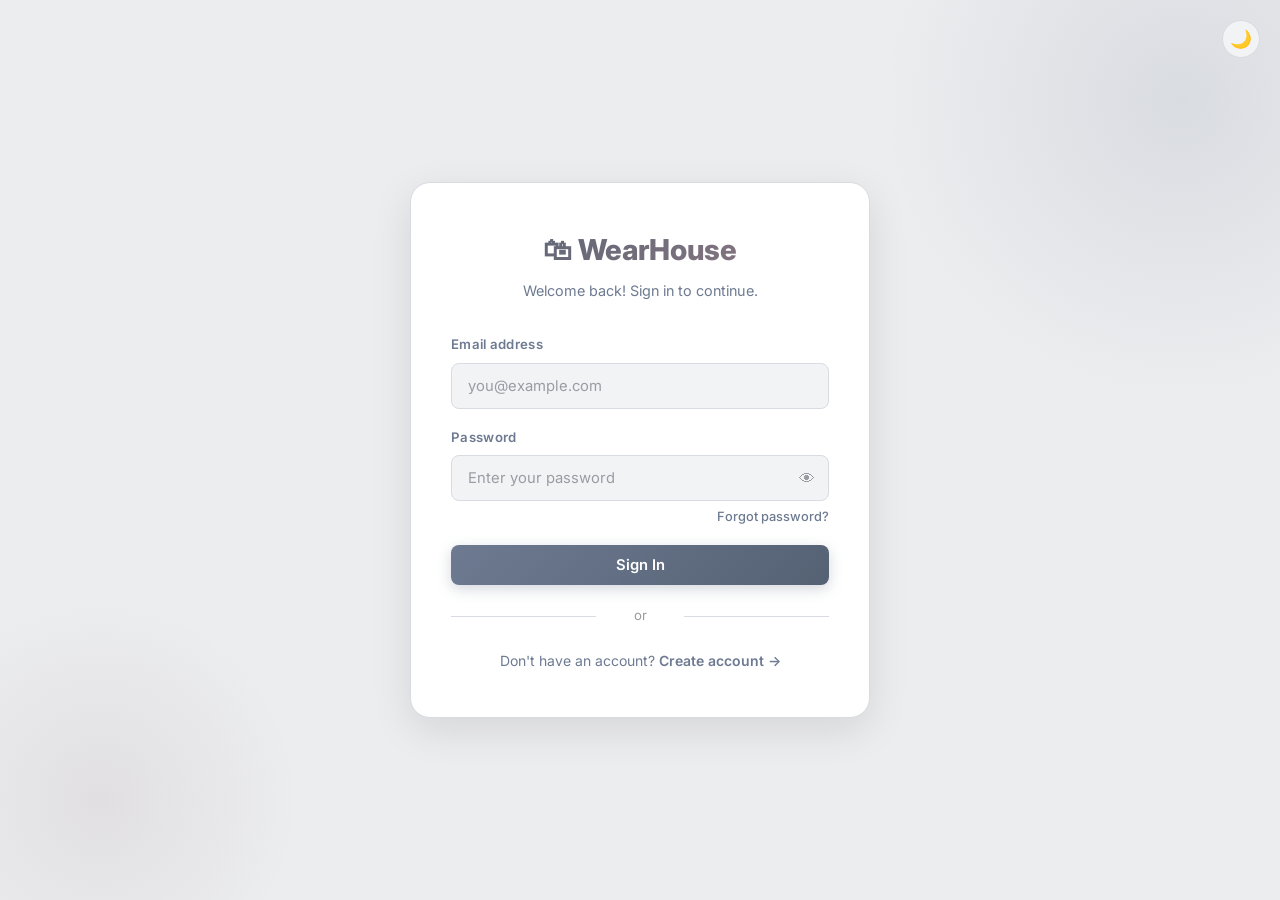
<file: index.html>
<!DOCTYPE html>
<html lang="en">
<head>
  <meta charset="UTF-8" />
  <meta name="viewport" content="width=device-width, initial-scale=1.0" />
  <meta name="theme-color" content="#6D7A91" />
  <title>WearHouse — Sign In</title>
  <meta name="description" content="Sign in to WearHouse to browse and explore our premium product catalogue." />
  <link rel="icon" href="data:image/svg+xml,<svg xmlns='http://www.w3.org/2000/svg' viewBox='0 0 100 100'><text y='.9em' font-size='90'>🛍</text></svg>" />
  <link rel="stylesheet" href="css/style.css" />
</head>
<body data-page="login">

  <div class="auth-wrapper">

    <!-- Theme Toggle -->
    <button class="theme-toggle auth-theme-toggle" id="themeToggle" aria-label="Toggle theme">🌙</button>

    <div class="auth-card">
      <!-- Logo -->
      <div class="auth-logo">🛍 WearHouse</div>
      <p class="auth-subtitle">Welcome back! Sign in to continue.</p>

      <!-- Login Form -->
      <form id="loginForm" novalidate>

        <!-- Email -->
        <div class="form-group">
          <label class="form-label" for="loginEmail">Email address</label>
          <input
            class="form-input"
            type="email"
            id="loginEmail"
            name="email"
            placeholder="you@example.com"
            autocomplete="email"
            required
          />
          <span class="form-error" id="loginEmailError" role="alert"></span>
        </div>

        <!-- Password -->
        <div class="form-group">
          <label class="form-label" for="loginPassword">Password</label>
          <div class="input-wrapper">
            <input
              class="form-input"
              type="password"
              id="loginPassword"
              name="password"
              placeholder="Enter your password"
              autocomplete="current-password"
              required
            />
            <span class="input-icon" id="togglePassword" role="button" tabindex="0" aria-label="Toggle password visibility">👁</span>
          </div>
          <span class="form-error" id="loginPassError" role="alert"></span>
          <a href="#" id="forgotPasswordLink" style="display:block;text-align:right;font-size:.8rem;margin-top:6px;color:var(--text-secondary);font-weight:500;">Forgot password?</a>
        </div>

        <!-- Submit -->
        <button class="btn btn-primary btn-full" type="submit" id="loginSubmit">
          Sign In
        </button>

      </form>

      <!-- Divider -->
      <div class="form-divider">or</div>

      <!-- Signup link -->
      <p class="auth-footer">
        Don't have an account?
        <a href="signup.html" id="signupLink">Create account →</a>
      </p>
    </div>

    <!-- ── Forgot Password Modal ── -->
    <div id="forgotModal" class="forgot-modal-overlay hidden">
      <div class="auth-card" style="max-width:420px; animation: slideUp .3s ease;">
        <div class="auth-logo">🔑 Reset Password</div>
        <p class="auth-subtitle">Enter your email and we'll send you a reset link.</p>

        <form id="forgotForm" novalidate>
          <div class="form-group">
            <label class="form-label" for="forgotEmail">Email address</label>
            <input
              class="form-input"
              type="email"
              id="forgotEmail"
              name="email"
              placeholder="you@example.com"
              required
            />
            <span class="form-error" id="forgotEmailError" role="alert"></span>
          </div>

          <button class="btn btn-primary btn-full" type="submit" id="forgotSubmit">
            Send Reset Link
          </button>
        </form>

        <p class="auth-footer" style="margin-top:18px;">
          <a href="#" id="forgotBackLink">← Back to Sign In</a>
        </p>
      </div>
    </div>

  </div>

  <!-- Scripts — order matters (dependencies first) -->
  <script src="js/cookieManager.js"></script>
  <script src="js/userModel.js"></script>
  <script src="js/productModel.js"></script>
  <script src="js/authService.js"></script>
  <script src="js/uiController.js"></script>
  <script src="js/main.js"></script>
</body>
</html>
</file>
<file: css/style.css>
/* =====================================================
   WearHouse — Global Styles
   Light / Dark theme via CSS custom properties
   Color palette: Steel-blue · Mauve · Olive · Neutral
   ===================================================== */

@import url('https://fonts.googleapis.com/css2?family=Inter:wght@300;400;500;600;700;800&display=swap');

/* ── Theme Variables ── */
:root {
  --bg-primary:      #ecedef;
  --bg-secondary:    #ffffff;
  --bg-card:         #ffffff;
  --bg-nav:          rgba(255,255,255,0.88);
  --bg-input:        #f2f3f5;
  --text-primary:    #2c2f36;
  --text-secondary:  #6D7A91;
  --text-muted:      #999ca3;
  --border:          #d8dbe2;
  --accent:          #6D7A91;
  --accent-dark:     #556274;
  --accent-light:    #dde1e8;
  --secondary:       #8F7882;
  --secondary-light: #ece4e7;
  --tertiary:        #8B946D;
  --tertiary-light:  #e7eadd;
  --success:         #8B946D;
  --danger:          #b85c5c;
  --warning:         #c4a35a;
  --shadow-sm:       0 1px 3px rgba(0,0,0,.06);
  --shadow-md:       0 4px 16px rgba(0,0,0,.08);
  --shadow-lg:       0 12px 40px rgba(0,0,0,.10);
  --radius-sm:       8px;
  --radius-md:       14px;
  --radius-lg:       20px;
  --transition:      .22s cubic-bezier(.4,0,.2,1);
}

[data-theme="dark"] {
  --bg-primary:      #1a1c20;
  --bg-secondary:    #24272d;
  --bg-card:         #2a2d34;
  --bg-nav:          rgba(26,28,32,0.92);
  --bg-input:        #32353d;
  --text-primary:    #e4e5e8;
  --text-secondary:  #9ea6b5;
  --text-muted:      #6D7A91;
  --border:          #3a3d46;
  --accent:          #8d9ab0;
  --accent-dark:     #6D7A91;
  --accent-light:    #2d3140;
  --secondary:       #a8919a;
  --secondary-light: #3a3038;
  --tertiary:        #a3ac84;
  --tertiary-light:  #2e3228;
  --shadow-sm:       0 1px 3px rgba(0,0,0,.25);
  --shadow-md:       0 4px 20px rgba(0,0,0,.35);
  --shadow-lg:       0 12px 50px rgba(0,0,0,.45);
}

/* ── Reset & Base ── */
*, *::before, *::after { box-sizing: border-box; margin: 0; padding: 0; }

html { font-size: 16px; scroll-behavior: smooth; }

body {
  font-family: 'Inter', system-ui, sans-serif;
  background-color: var(--bg-primary);
  color: var(--text-primary);
  line-height: 1.6;
  min-height: 100vh;
  transition: background-color var(--transition), color var(--transition);
}

a { color: var(--accent); text-decoration: none; transition: color var(--transition); }
a:hover { color: var(--accent-dark); }

img { max-width: 100%; display: block; }

/* ── Scrollbar ── */
::-webkit-scrollbar { width: 6px; }
::-webkit-scrollbar-track { background: var(--bg-primary); }
::-webkit-scrollbar-thumb { background: var(--border); border-radius: 10px; }
::-webkit-scrollbar-thumb:hover { background: var(--text-muted); }

/* =====================================================
   UTILITY
   ===================================================== */
.container { max-width: 1280px; margin: 0 auto; padding: 0 24px; }
.text-center { text-align: center; }
.flex { display: flex; }
.flex-center { display: flex; align-items: center; justify-content: center; }
.gap-2 { gap: 8px; }
.gap-3 { gap: 12px; }
.hidden { display: none !important; }

/* =====================================================
   BUTTONS
   ===================================================== */
.btn {
  display: inline-flex;
  align-items: center;
  justify-content: center;
  gap: 8px;
  padding: 11px 22px;
  border: none;
  border-radius: var(--radius-sm);
  font-family: inherit;
  font-size: .925rem;
  font-weight: 600;
  cursor: pointer;
  transition: all var(--transition);
  white-space: nowrap;
}
.btn-primary {
  background: linear-gradient(135deg, var(--accent), var(--accent-dark));
  color: #fff;
  box-shadow: 0 4px 14px rgba(109,122,145,.30);
}
.btn-primary:hover {
  transform: translateY(-2px);
  box-shadow: 0 8px 22px rgba(109,122,145,.40);
}
.btn-primary:active { transform: translateY(0); }

.btn-outline {
  background: transparent;
  border: 2px solid var(--accent);
  color: var(--accent);
}
.btn-outline:hover {
  background: var(--accent-light);
  transform: translateY(-1px);
}

.btn-ghost {
  background: var(--bg-input);
  color: var(--text-secondary);
  border: 1px solid var(--border);
}
.btn-ghost:hover { background: var(--border); color: var(--text-primary); }

.btn-danger {
  background: linear-gradient(135deg, #c97272, var(--danger));
  color: #fff;
}
.btn-danger:hover { transform: translateY(-2px); box-shadow: 0 4px 14px rgba(184,92,92,.30); }

.btn-full { width: 100%; }
.btn-sm { padding: 7px 14px; font-size: .825rem; }
.btn-icon {
  width: 38px; height: 38px; padding: 0;
  border-radius: 50%;
  aspect-ratio: 1;
}

/* =====================================================
   NAVBAR
   ===================================================== */
.navbar {
  position: sticky;
  top: 0;
  z-index: 100;
  background: var(--bg-nav);
  backdrop-filter: blur(18px);
  -webkit-backdrop-filter: blur(18px);
  border-bottom: 1px solid var(--border);
  padding: 14px 0;
  transition: background var(--transition);
}
.navbar .container {
  display: flex;
  align-items: center;
  justify-content: space-between;
  gap: 16px;
}
.nav-brand {
  font-size: 1.35rem;
  font-weight: 800;
  background: linear-gradient(135deg, var(--accent-dark), var(--secondary));
  -webkit-background-clip: text;
  -webkit-text-fill-color: transparent;
  background-clip: text;
  letter-spacing: -.5px;
}
.nav-actions { display: flex; align-items: center; gap: 10px; }
.nav-user {
  display: flex;
  align-items: center;
  gap: 10px;
  padding: 6px 14px 6px 6px;
  background: var(--bg-input);
  border-radius: 99px;
  border: 1px solid var(--border);
}
.nav-user img {
  width: 34px; height: 34px;
  border-radius: 50%;
  object-fit: cover;
  border: 2px solid var(--secondary);
}
.nav-user span { font-size: .875rem; font-weight: 600; }

/* ── Hamburger Button ── */
.hamburger-btn {
  width: 40px; height: 40px;
  border: 1px solid var(--border);
  border-radius: var(--radius-sm);
  background: var(--bg-input);
  cursor: pointer;
  display: flex;
  flex-direction: column;
  align-items: center;
  justify-content: center;
  gap: 5px;
  padding: 8px;
  transition: all var(--transition);
}
.hamburger-btn:hover { background: var(--accent-light); border-color: var(--accent); }
.hamburger-btn span {
  display: block;
  width: 20px;
  height: 2px;
  background: var(--text-primary);
  border-radius: 2px;
  transition: all .25s ease;
}

/* ── Theme Toggle ── */
.theme-toggle {
  width: 38px; height: 38px;
  border-radius: 50%;
  background: var(--bg-input);
  border: 1px solid var(--border);
  cursor: pointer;
  display: flex;
  align-items: center;
  justify-content: center;
  font-size: 1.1rem;
  transition: all var(--transition);
}
.theme-toggle:hover {
  background: var(--accent-light);
  border-color: var(--accent);
  transform: rotate(20deg);
}

/* =====================================================
   SIDEBAR
   ===================================================== */
.sidebar-overlay {
  position: fixed;
  inset: 0;
  background: rgba(0,0,0,.35);
  backdrop-filter: blur(3px);
  z-index: 500;
  opacity: 0;
  visibility: hidden;
  transition: all .3s ease;
}
.sidebar-overlay.active {
  opacity: 1;
  visibility: visible;
}

.sidebar {
  position: fixed;
  top: 0;
  right: 0;
  width: 280px;
  max-width: 85vw;
  height: 100vh;
  background: var(--bg-secondary);
  border-left: 1px solid var(--border);
  box-shadow: var(--shadow-lg);
  z-index: 600;
  display: flex;
  flex-direction: column;
  transform: translateX(100%);
  transition: transform .3s cubic-bezier(.4,0,.2,1);
  overflow-y: auto;
}
.sidebar.active {
  transform: translateX(0);
}

/* Sidebar Header */
.sidebar-header {
  display: flex;
  align-items: center;
  justify-content: space-between;
  padding: 22px 24px 18px;
  border-bottom: 1px solid var(--border);
}
.sidebar-title {
  font-size: 1.15rem;
  font-weight: 700;
  color: var(--text-primary);
}
.sidebar-close {
  width: 34px; height: 34px;
  border-radius: 50%;
  border: 1px solid var(--border);
  background: var(--bg-input);
  cursor: pointer;
  display: flex;
  align-items: center;
  justify-content: center;
  font-size: 1.15rem;
  color: var(--text-secondary);
  transition: all var(--transition);
}
.sidebar-close:hover {
  background: var(--danger);
  color: #fff;
  border-color: var(--danger);
}

/* Sidebar Theme Row */
.sidebar-theme-row {
  display: flex;
  align-items: center;
  gap: 10px;
  padding: 16px 24px;
  border-bottom: 1px solid var(--border);
}
.sidebar-theme-row .label {
  font-size: .82rem;
  color: var(--text-muted);
}

/* Theme Track Switch */
.theme-switch {
  position: relative;
  width: 52px;
  height: 28px;
  cursor: pointer;
}
.theme-switch input { display: none; }
.theme-switch-track {
  position: absolute;
  inset: 0;
  background: var(--accent-light);
  border: 1.5px solid var(--border);
  border-radius: 99px;
  transition: all var(--transition);
}
.theme-switch-thumb {
  position: absolute;
  top: 3px;
  left: 3px;
  width: 22px;
  height: 22px;
  border-radius: 50%;
  background: var(--accent);
  transition: all var(--transition);
  box-shadow: 0 1px 3px rgba(0,0,0,.2);
}
.theme-switch input:checked ~ .theme-switch-thumb {
  left: 27px;
  background: var(--tertiary);
}

/* Sidebar Navigation */
.sidebar-nav {
  flex: 1;
  padding: 12px 0;
}
.sidebar-nav-item {
  display: flex;
  align-items: center;
  gap: 14px;
  padding: 14px 24px;
  color: var(--text-primary);
  font-size: .95rem;
  font-weight: 500;
  text-decoration: none;
  transition: all var(--transition);
  border-left: 3px solid transparent;
}
.sidebar-nav-item:hover {
  background: var(--accent-light);
  border-left-color: var(--accent);
  color: var(--accent-dark);
}
.sidebar-nav-item.active {
  background: var(--accent-light);
  border-left-color: var(--accent);
  font-weight: 600;
  color: var(--accent-dark);
}
.sidebar-nav-item .nav-icon {
  width: 20px;
  text-align: center;
  font-size: 1.05rem;
  flex-shrink: 0;
}

.sidebar-divider {
  height: 1px;
  background: var(--border);
  margin: 8px 24px;
}

/* Sidebar Footer */
.sidebar-footer {
  padding: 18px 24px;
  border-top: 1px solid var(--border);
}
.sidebar-logout-btn {
  width: 100%;
  padding: 11px 16px;
  background: transparent;
  border: 1.5px solid var(--border);
  border-radius: var(--radius-sm);
  font-family: inherit;
  font-size: .9rem;
  font-weight: 600;
  color: var(--text-primary);
  cursor: pointer;
  transition: all var(--transition);
}
.sidebar-logout-btn:hover {
  background: var(--danger);
  color: #fff;
  border-color: var(--danger);
}

/* =====================================================
   FORGOT PASSWORD MODAL
   ===================================================== */
.forgot-modal-overlay {
  position: fixed;
  inset: 0;
  background: rgba(0,0,0,.45);
  backdrop-filter: blur(6px);
  z-index: 200;
  display: flex;
  align-items: center;
  justify-content: center;
  padding: 24px;
}
.forgot-modal-overlay.hidden { display: none; }

/* =====================================================
   AUTH PAGES (Login / SignUp)
   ===================================================== */
.auth-wrapper {
  min-height: 100vh;
  display: grid;
  place-items: center;
  padding: 40px 24px;
  background: var(--bg-primary);
  position: relative;
  overflow: hidden;
}
.auth-wrapper::before {
  content: '';
  position: absolute;
  width: 600px; height: 600px;
  border-radius: 50%;
  background: radial-gradient(circle, rgba(109,122,145,.15) 0%, transparent 70%);
  top: -200px; right: -200px;
  pointer-events: none;
}
.auth-wrapper::after {
  content: '';
  position: absolute;
  width: 400px; height: 400px;
  border-radius: 50%;
  background: radial-gradient(circle, rgba(143,120,130,.12) 0%, transparent 70%);
  bottom: -100px; left: -100px;
  pointer-events: none;
}

.auth-card {
  background: var(--bg-card);
  border: 1px solid var(--border);
  border-radius: var(--radius-lg);
  padding: 44px 40px;
  width: 100%;
  max-width: 460px;
  box-shadow: var(--shadow-lg);
  position: relative;
  z-index: 1;
  animation: slideUp .4s ease;
}

@keyframes slideUp {
  from { opacity: 0; transform: translateY(24px); }
  to   { opacity: 1; transform: translateY(0); }
}

.auth-logo {
  font-size: 1.8rem;
  font-weight: 800;
  text-align: center;
  margin-bottom: 6px;
  background: linear-gradient(135deg, var(--accent-dark), var(--secondary));
  -webkit-background-clip: text;
  -webkit-text-fill-color: transparent;
  background-clip: text;
}
.auth-subtitle { text-align: center; color: var(--text-secondary); font-size: .9rem; margin-bottom: 32px; }

.auth-theme-toggle {
  position: absolute;
  top: 20px; right: 20px;
}

/* ── Form ── */
.form-group { margin-bottom: 18px; }
.form-label {
  display: block;
  font-size: .825rem;
  font-weight: 600;
  color: var(--text-secondary);
  margin-bottom: 7px;
  letter-spacing: .3px;
}
.form-input {
  width: 100%;
  padding: 13px 16px;
  background: var(--bg-input);
  border: 1.5px solid var(--border);
  border-radius: var(--radius-sm);
  font-family: inherit;
  font-size: .925rem;
  color: var(--text-primary);
  transition: all var(--transition);
  outline: none;
}
.form-input:focus {
  border-color: var(--accent);
  background: var(--bg-secondary);
  box-shadow: 0 0 0 3px var(--accent-light);
}
.form-input::placeholder { color: var(--text-muted); }
.form-input.error { border-color: var(--danger); box-shadow: 0 0 0 3px rgba(184,92,92,.12); }
.form-input.valid { border-color: var(--success); box-shadow: 0 0 0 3px rgba(139,148,109,.12); }

.form-error {
  font-size: .78rem;
  color: var(--danger);
  margin-top: 5px;
  display: none;
}
.form-error.visible { display: block; }

.form-hint {
  font-size: .75rem;
  color: var(--text-muted);
  margin-top: 5px;
  line-height: 1.5;
}

.input-wrapper { position: relative; }
.input-icon {
  position: absolute;
  right: 14px; top: 50%;
  transform: translateY(-50%);
  cursor: pointer;
  color: var(--text-muted);
  font-size: 1rem;
  line-height: 1;
  transition: color var(--transition);
}
.input-icon:hover { color: var(--accent); }

/* Password strength indicator */
.password-strength {
  display: flex;
  gap: 4px;
  margin-top: 8px;
}
.strength-bar {
  flex: 1;
  height: 4px;
  border-radius: 2px;
  background: var(--border);
  transition: background .3s ease;
}
.strength-bar.filled-weak   { background: var(--danger); }
.strength-bar.filled-medium { background: var(--warning); }
.strength-bar.filled-strong { background: var(--success); }

.form-divider {
  text-align: center;
  font-size: .825rem;
  color: var(--text-muted);
  margin: 20px 0;
  position: relative;
}
.form-divider::before, .form-divider::after {
  content: '';
  position: absolute;
  top: 50%; width: calc(50% - 44px);
  height: 1px;
  background: var(--border);
}
.form-divider::before { left: 0; }
.form-divider::after { right: 0; }

.auth-footer { text-align: center; margin-top: 24px; font-size: .875rem; color: var(--text-secondary); }
.auth-footer a { font-weight: 600; }

/* =====================================================
   HOME PAGE
   ===================================================== */
.page-header {
  padding: 36px 0 24px;
}
.page-header h1 {
  font-size: 2rem;
  font-weight: 800;
  letter-spacing: -.5px;
  background: linear-gradient(135deg, var(--text-primary), var(--text-secondary));
  -webkit-background-clip: text;
  -webkit-text-fill-color: transparent;
  background-clip: text;
}
.page-header p { color: var(--text-secondary); margin-top: 6px; }

.filter-bar {
  display: flex;
  align-items: center;
  gap: 12px;
  margin-bottom: 28px;
  flex-wrap: wrap;
}
.search-input-wrapper {
  position: relative;
  flex: 1;
  min-width: 220px;
}
.search-input-wrapper .search-icon {
  position: absolute; left: 14px; top: 50%;
  transform: translateY(-50%);
  color: var(--text-muted);
  font-size: 1rem;
}
#searchInput {
  width: 100%;
  padding: 12px 16px 12px 42px;
  background: var(--bg-card);
  border: 1.5px solid var(--border);
  border-radius: var(--radius-sm);
  font-family: inherit;
  font-size: .9rem;
  color: var(--text-primary);
  outline: none;
  transition: all var(--transition);
}
#searchInput:focus { border-color: var(--accent); box-shadow: 0 0 0 3px var(--accent-light); }

#categoryFilter {
  padding: 12px 16px;
  background: var(--bg-card);
  border: 1.5px solid var(--border);
  border-radius: var(--radius-sm);
  font-family: inherit;
  font-size: .9rem;
  color: var(--text-primary);
  outline: none;
  cursor: pointer;
  transition: all var(--transition);
}
#categoryFilter:focus { border-color: var(--accent); }

/* ── Product Grid ── */
.products-grid {
  display: grid;
  grid-template-columns: repeat(auto-fill, minmax(270px, 1fr));
  gap: 24px;
  padding-bottom: 60px;
}

/* ── Product Card ── */
.product-card {
  background: var(--bg-card);
  border: 1px solid var(--border);
  border-radius: var(--radius-md);
  overflow: hidden;
  box-shadow: var(--shadow-sm);
  transition: all var(--transition);
  cursor: pointer;
  display: flex;
  flex-direction: column;
  position: relative;
}
.product-card:hover {
  transform: translateY(-6px);
  box-shadow: var(--shadow-lg);
  border-color: var(--accent);
}

.card-img-wrapper {
  position: relative;
  overflow: hidden;
  height: 200px;
  background: var(--bg-input);
}
.card-img-wrapper img {
  width: 100%; height: 100%;
  object-fit: cover;
  transition: transform .5s ease;
}
.product-card:hover .card-img-wrapper img { transform: scale(1.06); }

.card-category-badge {
  position: absolute;
  top: 12px; left: 12px;
  background: rgba(109,122,145,.85);
  backdrop-filter: blur(6px);
  color: #fff;
  font-size: .72rem;
  font-weight: 700;
  padding: 4px 10px;
  border-radius: 20px;
  letter-spacing: .4px;
  text-transform: uppercase;
}

.card-view-btn {
  position: absolute;
  bottom: 12px; right: 12px;
  width: 40px; height: 40px;
  border-radius: 50%;
  background: rgba(255,255,255,.92);
  backdrop-filter: blur(8px);
  border: none;
  cursor: pointer;
  display: flex;
  align-items: center;
  justify-content: center;
  font-size: 1.1rem;
  box-shadow: 0 2px 10px rgba(0,0,0,.2);
  transition: all var(--transition);
  opacity: 0;
  transform: scale(.8);
}
.product-card:hover .card-view-btn {
  opacity: 1;
  transform: scale(1);
}
.card-view-btn:hover {
  background: var(--accent);
  color: #fff;
  transform: scale(1.12);
}

[data-theme="dark"] .card-view-btn {
  background: rgba(42,45,52,.92);
  color: var(--text-primary);
}

.card-body { padding: 18px; flex: 1; display: flex; flex-direction: column; }
.card-title {
  font-size: .975rem;
  font-weight: 700;
  color: var(--text-primary);
  margin-bottom: 6px;
  display: -webkit-box;
  -webkit-line-clamp: 2;
  -webkit-box-orient: vertical;
  overflow: hidden;
}
.card-desc {
  font-size: .82rem;
  color: var(--text-secondary);
  flex: 1;
  display: -webkit-box;
  -webkit-line-clamp: 2;
  -webkit-box-orient: vertical;
  overflow: hidden;
  margin-bottom: 14px;
}
.card-footer-row {
  display: flex;
  align-items: center;
  justify-content: space-between;
}
.card-price {
  font-size: 1.15rem;
  font-weight: 800;
  color: var(--secondary);
}
.card-view-link {
  font-size: .8rem;
  font-weight: 600;
  color: var(--accent);
  display: flex;
  align-items: center;
  gap: 4px;
}

/* =====================================================
   PRODUCT DETAIL PAGE
   ===================================================== */
.product-detail-wrapper {
  max-width: 960px;
  margin: 0 auto;
  padding: 36px 24px 60px;
}
.product-detail-back {
  display: inline-flex;
  align-items: center;
  gap: 8px;
  color: var(--text-secondary);
  font-size: .875rem;
  font-weight: 500;
  margin-bottom: 28px;
  transition: color var(--transition);
}
.product-detail-back:hover { color: var(--accent); }

.product-detail-grid {
  display: grid;
  grid-template-columns: 1fr 1fr;
  gap: 40px;
  align-items: start;
}
@media (max-width: 700px) { .product-detail-grid { grid-template-columns: 1fr; } }

.product-detail-img-wrapper {
  border-radius: var(--radius-lg);
  overflow: hidden;
  box-shadow: var(--shadow-lg);
  aspect-ratio: 4/3;
  background: var(--bg-input);
}
.product-detail-img-wrapper img { width: 100%; height: 100%; object-fit: cover; }

.product-detail-info { display: flex; flex-direction: column; gap: 16px; }
.product-detail-badge {
  display: inline-block;
  background: var(--tertiary-light);
  color: var(--tertiary);
  font-size: .78rem;
  font-weight: 700;
  padding: 5px 14px;
  border-radius: 20px;
  text-transform: uppercase;
  letter-spacing: .5px;
  width: fit-content;
}
.product-detail-name {
  font-size: 1.8rem;
  font-weight: 800;
  letter-spacing: -.5px;
  line-height: 1.2;
}
.product-detail-desc {
  color: var(--text-secondary);
  font-size: .95rem;
  line-height: 1.7;
}
.product-detail-price {
  font-size: 2rem;
  font-weight: 800;
  color: var(--secondary);
}
.product-detail-meta {
  display: flex;
  flex-direction: column;
  gap: 8px;
  padding: 16px;
  background: var(--bg-input);
  border-radius: var(--radius-sm);
  border: 1px solid var(--border);
}
.detail-meta-row {
  display: flex;
  justify-content: space-between;
  font-size: .85rem;
}
.detail-meta-label { color: var(--text-muted); font-weight: 500; }
.detail-meta-value { font-weight: 600; }

/* =====================================================
   LOADER
   ===================================================== */
.loader-overlay {
  position: fixed;
  inset: 0;
  background: rgba(0,0,0,.4);
  backdrop-filter: blur(4px);
  z-index: 9999;
  display: flex;
  align-items: center;
  justify-content: center;
}
.loader {
  width: 52px; height: 52px;
  border: 4px solid rgba(255,255,255,.15);
  border-top-color: var(--accent);
  border-radius: 50%;
  animation: spin .7s linear infinite;
}
@keyframes spin { to { transform: rotate(360deg); } }

/* =====================================================
   TOAST NOTIFICATIONS
   ===================================================== */
.toast-container {
  position: fixed;
  bottom: 28px;
  right: 28px;
  z-index: 10000;
  display: flex;
  flex-direction: column;
  gap: 10px;
  pointer-events: none;
}
.toast {
  display: flex;
  align-items: center;
  gap: 10px;
  padding: 14px 18px;
  border-radius: var(--radius-sm);
  background: var(--bg-card);
  border: 1px solid var(--border);
  box-shadow: var(--shadow-md);
  font-size: .875rem;
  font-weight: 500;
  max-width: 340px;
  pointer-events: all;
  animation: toastIn .3s ease;
}
.toast.toast-success { border-left: 4px solid var(--success); }
.toast.toast-error   { border-left: 4px solid var(--danger); }
.toast.toast-info    { border-left: 4px solid var(--accent); }
.toast.toast-out { animation: toastOut .3s ease forwards; }

@keyframes toastIn {
  from { opacity: 0; transform: translateX(60px); }
  to   { opacity: 1; transform: translateX(0); }
}
@keyframes toastOut {
  to { opacity: 0; transform: translateX(60px); }
}

/* =====================================================
   EMPTY STATE
   ===================================================== */
.empty-state {
  grid-column: 1 / -1;
  text-align: center;
  padding: 60px 24px;
  color: var(--text-muted);
}
.empty-state .empty-icon { font-size: 4rem; margin-bottom: 12px; }
.empty-state h3 { font-size: 1.1rem; font-weight: 600; color: var(--text-secondary); margin-bottom: 6px; }

/* =====================================================
   RESPONSIVE
   ===================================================== */
@media (max-width: 600px) {
  .auth-card { padding: 32px 24px; }
  .products-grid { grid-template-columns: 1fr; }
  .page-header h1 { font-size: 1.5rem; }
  .nav-user span { display: none; }
}

/* =====================================================
   SKELETON LOADER (cards)
   ===================================================== */
.skeleton {
  background: linear-gradient(90deg, var(--bg-input) 25%, var(--border) 50%, var(--bg-input) 75%);
  background-size: 200% 100%;
  animation: shimmer 1.4s infinite;
  border-radius: 6px;
}
@keyframes shimmer {
  0%   { background-position: 200% 0; }
  100% { background-position: -200% 0; }
}
.skeleton-card {
  background: var(--bg-card);
  border: 1px solid var(--border);
  border-radius: var(--radius-md);
  overflow: hidden;
}
.skeleton-img { height: 200px; }
.skeleton-body { padding: 18px; display: flex; flex-direction: column; gap: 10px; }
.skeleton-title { height: 18px; width: 75%; }
.skeleton-text { height: 13px; width: 90%; }
.skeleton-text-sm { height: 13px; width: 55%; }
.skeleton-price { height: 22px; width: 40%; margin-top: 4px; }
</file>
